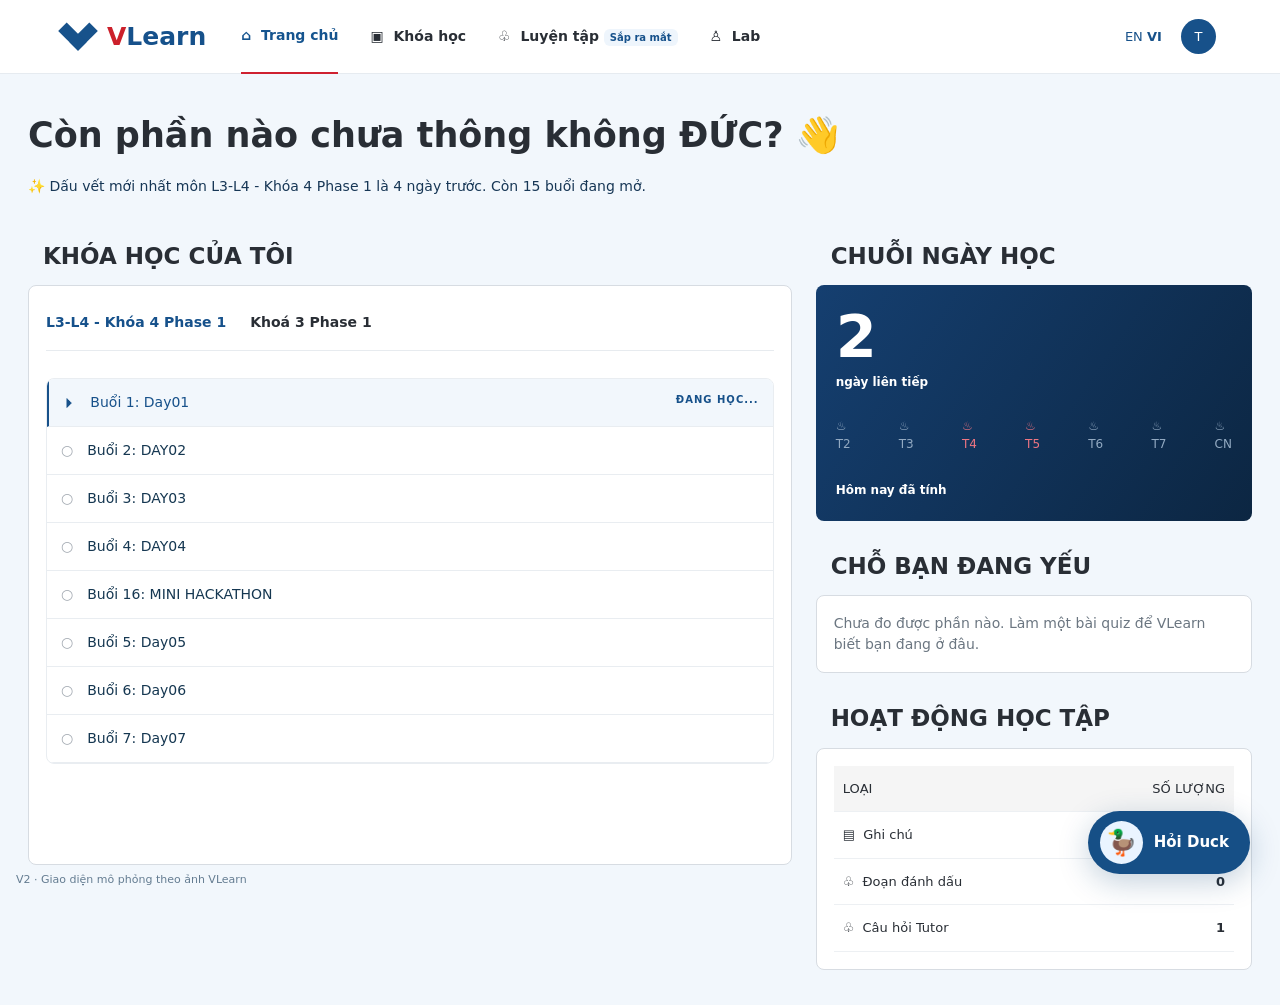
<file: mock/duck-v2.html>
<!doctype html><html lang="vi"><head><meta charset="utf-8"><meta name="viewport" content="width=device-width,initial-scale=1"><title>VLearn · Duck V2</title><style>
*{box-sizing:border-box}body{margin:0;background:#f2f7fc;color:#292e35;font:15px/1.5 system-ui,sans-serif}button,textarea{font:inherit}button{cursor:pointer}button:focus-visible,textarea:focus-visible{outline:3px solid #83b9ef;outline-offset:3px}header{height:74px;background:white;border-bottom:1px solid #e6ebf0;display:flex;align-items:center;padding:0 max(5%,calc((100% - 1390px)/2));gap:35px;white-space:nowrap}.brand{font-size:25px;font-weight:800;color:#16518b}.brand b{color:#cc202b}.logo{display:inline-block;transform:rotate(-45deg);border-left:12px solid #17528b;border-bottom:12px solid #17528b;width:28px;height:28px;margin-right:15px}.nav{display:flex;gap:32px;align-items:center;font-weight:600;font-size:14px}.nav .on{color:#15548f;border-bottom:2px solid #cf2130;height:74px;display:flex;align-items:center}.badge{font-size:10px;background:#eef5fc;border-radius:6px;padding:3px 6px;color:#16518b}.account{margin-left:auto;color:#17518a;font-size:13px}.avatar{display:inline-grid;place-items:center;background:#17518a;color:white;border-radius:50%;width:35px;height:35px;margin-left:15px}main{max-width:1440px;margin:35px auto;padding:0 28px}h1{font-size:35px;margin:0 0 10px}h2{font-size:23px;margin:28px 15px 12px}.subtitle{font-size:14px;color:#173756}.columns{display:grid;grid-template-columns:1.75fr 1fr;gap:24px}.card{background:white;border:1px solid #d7dce2;border-radius:8px;padding:17px}.courses{min-height:580px}.tabs{padding:9px 0 17px;border-bottom:1px solid #e7ebef;display:flex;gap:24px;font-weight:600;font-size:14px}.tabs span:first-child{color:#16518b}.rows{margin-top:27px;border:1px solid #e9edf1;border-radius:8px;overflow:hidden}.row{padding:13px 14px;border-bottom:1px solid #e9edf1;color:#153751;font-size:14px}.row:first-child{background:#f2f7fc;color:#17518a;border-left:2px solid #17518a}.row em{float:right;font-size:10px;font-style:normal;font-weight:bold;letter-spacing:1px}.circle{color:#a2a9b1;margin-right:14px}.streak{color:white;background:linear-gradient(125deg,#153f70,#0c2642);border:0;padding:20px}.big{font-size:59px;font-weight:700;line-height:1.1}.week{display:flex;justify-content:space-between;color:#93aac2;margin:25px 0;font-size:12px}.week span:nth-child(3),.week span:nth-child(4){color:#ed7582}.small{font-size:12px}.weak{color:#6b7681;font-size:14px}.activity{display:flex;justify-content:space-between;padding:13px 9px;border-bottom:1px solid #edf0f3;font-size:13px}.activity:first-child{background:#f5f5f5}.demotag{position:fixed;bottom:12px;left:16px;color:#647c91;font-size:11px}.launcher{position:fixed;right:30px;bottom:26px;display:flex;align-items:center;gap:11px;border:0;border-radius:40px;padding:10px 21px 10px 12px;background:#164f86;color:white;box-shadow:0 8px 30px #15477640;z-index:30;font-weight:650}.duck{display:inline-grid;place-items:center;background:#eaf4ff;width:43px;height:43px;border-radius:50%;font-size:25px}.launcher:hover{background:#103e6c}.panel{position:fixed;right:30px;bottom:104px;width:min(910px,calc(100vw - 60px));height:min(630px,calc(100dvh - 130px));background:white;border:1px solid #dbe4ed;border-radius:18px;box-shadow:0 22px 90px #102f5040;z-index:20;overflow:hidden;display:flex;flex-direction:column}.panel[hidden]{display:none}.panelhead{padding:15px 20px;border-bottom:1px solid #e6edf3;display:flex;align-items:center;gap:12px}.panelhead .duck{width:37px;height:37px;font-size:23px}.panelhead strong{font-size:17px;color:#164f86}.panelhead small{display:block;font-size:11px;color:#7a8998}.close{margin-left:auto;background:transparent;border:0;color:#778697;font-size:25px;padding:0 8px}.inner{display:grid;grid-template-columns:215px minmax(0,1fr);flex:1;min-height:0}.sidebar{background:#f7f9fc;border-right:1px solid #e6edf3;padding:21px 13px;overflow:auto}.sidebar h3{font-size:11px;letter-spacing:1px;color:#8290a0;margin:0 10px 15px}.lesson{cursor:default;border:0;background:transparent;width:100%;text-align:left;padding:11px;border-radius:9px;margin-bottom:6px;color:#637388;font-size:12px}.lesson b{display:block;font-size:13px;color:#374c61;margin-bottom:3px}.lesson.active{background:#e7f0fa;color:#185288}.lesson.active b{color:#185288}.conversation{display:flex;flex-direction:column;min-width:0;min-height:0}.messages{flex:1;overflow:auto;padding:25px}.message{font-size:14px;max-width:94%;margin-bottom:22px;line-height:1.7;white-space:pre-wrap}.message.assistant{color:#394d60}.message.user{margin-left:auto;padding:11px 15px;background:#edf3fa;border-radius:14px 14px 3px 14px;color:#22476c}.sender{font-size:11px;font-weight:700;color:#18558d;margin-bottom:6px}.ref{display:inline-block;font-size:11px;color:#18558d;margin-top:10px;background:#f0f5fa;padding:4px 9px;border-radius:5px}.compose{padding:13px 20px 12px;border-top:1px solid #edf1f5}.entry{display:flex;align-items:end;background:#f7f9fc;border:1px solid #e0e7ef;border-radius:12px;padding:7px}textarea{resize:none;border:0;outline:none;background:transparent;padding:7px;flex:1;min-width:0;color:#334b62;height:46px;font-size:13px}.send{border:0;border-radius:8px;background:#18558d;color:white;width:35px;height:35px;margin:4px;font-size:20px}.hint{font-size:10px;color:#8b97a5;text-align:center;margin-top:7px}.scope{font-size:11px;color:#8796a5;padding:12px 25px 0}.panelhead .mock{margin-left:auto;font-size:10px;color:#91a0ae}.panelhead .mock+.close{margin-left:2px}@media(max-width:800px){.nav{display:none}header{padding:0 25px}.columns{grid-template-columns:1fr}h1{font-size:28px}.panel{right:12px;bottom:91px;width:calc(100vw - 24px);height:calc(100dvh - 115px)}.launcher{right:15px;bottom:15px}.inner{grid-template-columns:150px minmax(0,1fr)}.sidebar{padding:16px 6px}.messages{padding:17px}.compose{padding:10px}.scope{padding-left:17px}.lesson{padding:8px}.lesson b{font-size:12px}.lesson{font-size:11px}}@media(max-width:430px){.inner{grid-template-columns:112px minmax(0,1fr)}.sidebar h3{font-size:10px;margin-left:6px}.panelhead{padding:12px}.panelhead .mock{display:none}.message{font-size:13px}.messages{padding:13px}.account{font-size:11px}.demotag{font-size:9px;max-width:180px}}
</style></head><body>
<header><div class="brand"><i class="logo"></i><b>V</b>Learn</div><nav class="nav" aria-label="Giao diện nền minh họa"><span class="on">⌂ &nbsp;Trang chủ</span><span>▣ &nbsp;Khóa học</span><span>♧ &nbsp;Luyện tập <small class="badge">Sắp ra mắt</small></span><span>♙ &nbsp;Lab</span></nav><div class="account">EN <b> VI</b> <span class="avatar">T</span></div></header>
<main><h1>Còn phần nào chưa thông không ĐỨC? 👋</h1><p class="subtitle">✨ Dấu vết mới nhất môn L3-L4 - Khóa 4 Phase 1 là 4 ngày trước. Còn 15 buổi đang mở.</p><div class="columns"><section><h2>KHÓA HỌC CỦA TÔI</h2><div class="card courses"><div class="tabs"><span>L3-L4 - Khóa 4 Phase 1</span><span>Khoá 3 Phase 1</span></div><div class="rows"><div class="row">⏵ &nbsp; Buổi 1: Day01 <em>ĐANG HỌC...</em></div><div class="row"><span class="circle">○</span>Buổi 2: DAY02</div><div class="row"><span class="circle">○</span>Buổi 3: DAY03</div><div class="row"><span class="circle">○</span>Buổi 4: DAY04</div><div class="row"><span class="circle">○</span>Buổi 16: MINI HACKATHON</div><div class="row"><span class="circle">○</span>Buổi 5: Day05</div><div class="row"><span class="circle">○</span>Buổi 6: Day06</div><div class="row"><span class="circle">○</span>Buổi 7: Day07</div></div></div></section><aside><h2>CHUỖI NGÀY HỌC</h2><div class="card streak"><div class="big">2</div><b class="small">ngày liên tiếp</b><div class="week"><span>♨<br>T2</span><span>♨<br>T3</span><span>♨<br>T4</span><span>♨<br>T5</span><span>♨<br>T6</span><span>♨<br>T7</span><span>♨<br>CN</span></div><b class="small">Hôm nay đã tính</b></div><h2>CHỖ BẠN ĐANG YẾU</h2><div class="card weak">Chưa đo được phần nào. Làm một bài quiz để VLearn biết bạn đang ở đâu.</div><h2>HOẠT ĐỘNG HỌC TẬP</h2><div class="card"><div class="activity"><span>LOẠI</span><span>SỐ LƯỢNG</span></div><div class="activity"><span>▤ &nbsp;Ghi chú</span><b>0</b></div><div class="activity"><span>♧ &nbsp;Đoạn đánh dấu</span><b>0</b></div><div class="activity"><span>♧ &nbsp;Câu hỏi Tutor</span><b>1</b></div></div></aside></div></main>
<div class="demotag">V2 · Giao diện mô phỏng theo ảnh VLearn</div>
<section class="panel" id="panel" role="dialog" aria-label="Trò chuyện với Duck" hidden><div class="panelhead"><span class="duck">🦆</span><div><strong>Duck</strong><small>Trợ giảng AI · VLearn</small></div><span class="mock">Demo giao diện</span><button class="close" id="close" aria-label="Đóng khung chat">×</button></div><div class="inner"><aside class="sidebar"><h3>KHÔNG GIAN KIẾN THỨC</h3><p style="font-size:12px;color:#6d8195;margin:0 10px 18px">Toàn khóa học · K4</p><div class="lesson" data-day="1"><b>Day 01</b>AI & LLM Foundation</div><div class="lesson" data-day="2"><b>Day 02</b>Xác định bài toán</div><div class="lesson" data-day="3"><b>Day 03</b>Tài liệu bài học</div><div class="lesson" data-day="4"><b>Day 04</b>Prompt & Tool Calling</div><div class="lesson" data-day="hackathon"><b>Mini Hackathon</b>Tài liệu & hướng dẫn</div><p style="font-size:11px;color:#7b8b9b;margin:18px 10px">Duck tự chọn nguồn liên quan. Các bài được sử dụng sẽ sáng lên.</p></aside><div class="conversation"><div class="scope" id="scope">Đang hỏi trong toàn khóa học</div><div class="messages" id="messages" role="log" aria-live="polite"><div class="message assistant"><div class="sender">DUCK</div>Chào bạn! Bạn đang vướng phần nào?<br>Cứ hỏi ở đây, mình sẽ giúp bạn kết nối kiến thức giữa các buổi học.</div></div><form class="compose" id="form"><div class="entry"><textarea id="question" aria-label="Câu hỏi cho Duck" placeholder="Hỏi Duck điều bạn chưa hiểu…" required></textarea><button class="send" aria-label="Gửi câu hỏi" type="submit">↑</button></div><div class="hint">Phản hồi minh họa · Chưa kết nối AI thật</div></form></div></div></section>
<button class="launcher" id="launcher" aria-expanded="false" aria-controls="panel"><span class="duck">🦆</span><span>Hỏi Duck</span></button>
<script>
(()=>{'use strict';const $=id=>document.getElementById(id);function highlight(days){document.querySelectorAll('[data-day]').forEach(el=>el.classList.toggle('active',days.includes(el.dataset.day)))}
function open(value){$('panel').hidden=!value;$('launcher').setAttribute('aria-expanded',String(value));if(value)$('question').focus();else $('launcher').focus()}
$('launcher').onclick=()=>open($('panel').hidden);$('close').onclick=()=>open(false);document.addEventListener('keydown',e=>{if(e.key==='Escape'&&!$('panel').hidden)open(false)});
function message(text,user=false,ref=''){const el=document.createElement('div');el.className='message '+(user?'user':'assistant');if(!user){const label=document.createElement('div');label.className='sender';label.textContent='DUCK';el.append(label)}el.append(document.createTextNode(text));if(ref){const r=document.createElement('div');r.className='ref';r.textContent=ref+' · nguồn mẫu';el.append(r)}$('messages').append(el);$('messages').scrollTop=$('messages').scrollHeight}
$('form').onsubmit=e=>{e.preventDefault();const q=$('question').value.trim();if(!q)return;message(q,true);$('question').value='';const n=q.toLowerCase();highlight([]);
if(/deadline|hạn nộp|mấy giờ/.test(n)){ $('scope').textContent='Toàn khóa học · Chưa tìm thấy nguồn phù hợp';message('Mình chưa có thông báo xác nhận deadline trong bộ dữ liệu demo. Bạn hãy đối chiếu thông báo chính thức của chương trình nhé.'); }
else if(/tool|llm|đặt hàng|prompt/.test(n)){highlight(['1','4']);$('scope').textContent='Toàn khóa học · Duck kết nối Day 01 + Day 04';message('Có thể nối hai phần với nhau như sau:\n\n• Day 01: LLM hiểu yêu cầu và tạo câu trả lời; việc tạo văn bản không đồng nghĩa đã thực hiện hành động.\n• Day 04: Tool calling giúp mô hình đề xuất công cụ và tham số. Ứng dụng kiểm tra rồi mới thực thi.\n\nVí dụ với trợ lý đặt hàng: hiểu yêu cầu → thu thập thông tin → xin xác nhận → gọi công cụ tạo đơn → báo kết quả.',false,'Day 01 + Day 04');}
else if(/pain|bài toán|nỗi đau/.test(n)){highlight(['2']);$('scope').textContent='Toàn khóa học · Duck sử dụng Day 02';message('Hãy xác định: ai đang làm việc gì, vướng ở đâu và hậu quả là gì. Sau đó chọn một kết quả đo được để kiểm tra giải pháp có giúp ích không.',false,'Day 02');}
else{$('scope').textContent='Toàn khóa học · Cần làm rõ câu hỏi';message('Bạn nói rõ hơn khái niệm hoặc phần đang vướng nhé. Bản demo này có phản hồi mẫu cho LLM, tool calling và xác định bài toán; chưa tạo câu trả lời bằng AI thật.');}};
$('question').onkeydown=e=>{if(e.key==='Enter'&&!e.shiftKey){e.preventDefault();$('form').requestSubmit()}};
})();
</script></body></html>
</file>
